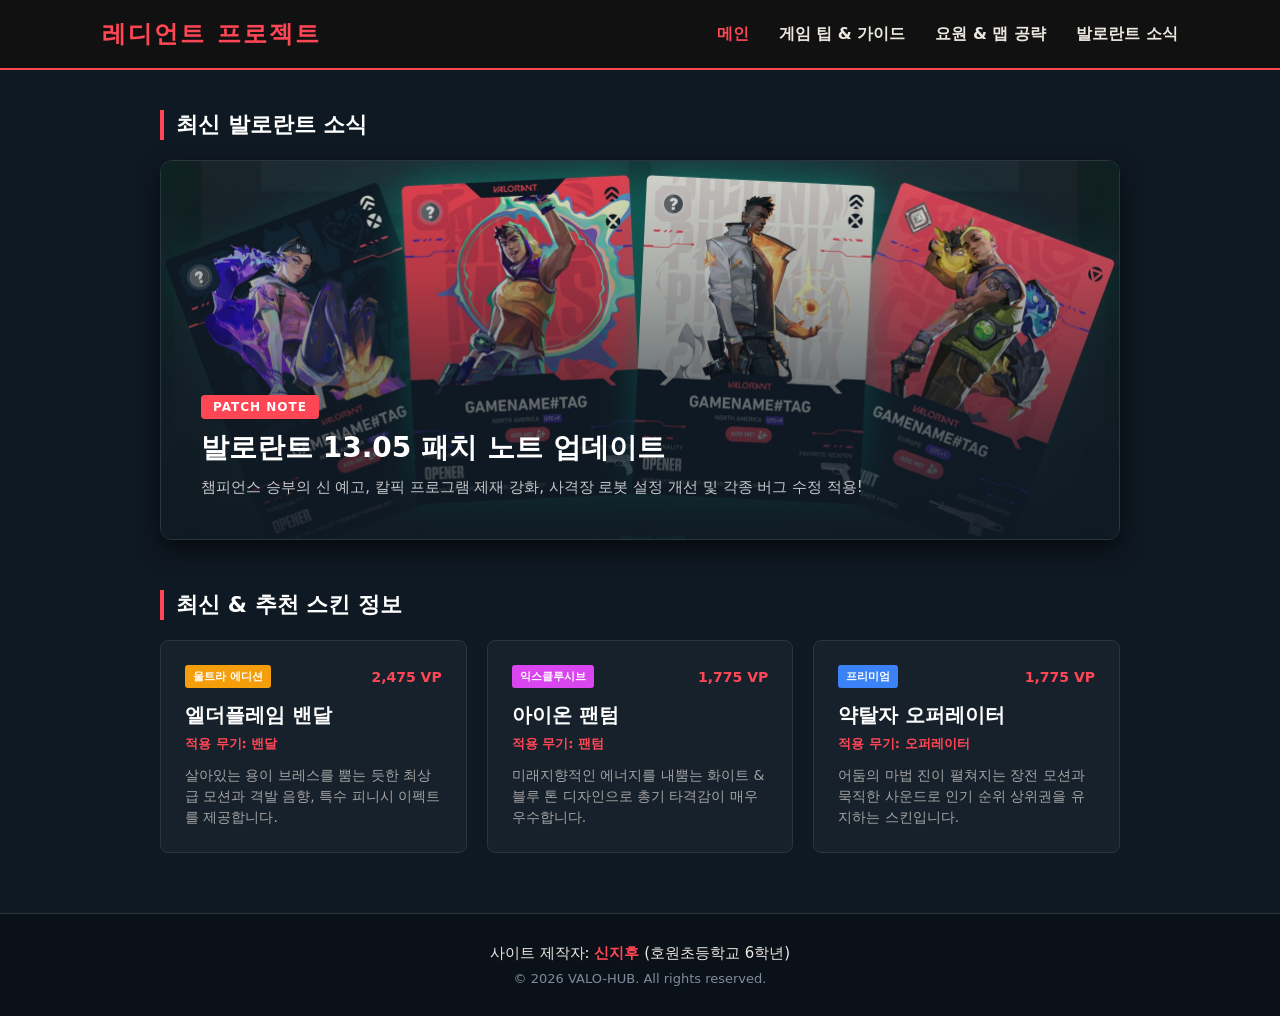
<file: index.html>
<!DOCTYPE html>
<html lang="ko">
<head>
  <meta charset="UTF-8">
  <meta name="viewport" content="width=device-width, initial-scale=1.0">
  <title>레디언트 프로젝트 | 발로란트 공략 & 소식</title>
  <link rel="stylesheet" href="style.css">
</head>
<body>

  <!-- 상단 가로 메뉴바 -->
  <header class="navbar">
    <div class="logo">레디언트 프로젝트</div>
    <nav>
      <ul class="nav-links">
        <li><a href="#" class="active">메인</a></li>
        <li><a href="tips.html">게임 팁 & 가이드</a></li>
        <li><a href="agents-maps.html">요원 & 맵 공략</a></li>
        <li><a href="news.html">발로란트 소식</a></li>
      </ul>
    </nav>
  </header>

  <!-- 메인 영역 -->
  <main class="container">
    
    <!-- 1. 최신 소식 슬라이더 -->
    <section class="slider-section">
      <h2 class="section-title">최신 발로란트 소식</h2>
      
      <div class="slider-container">
        <!-- 카드 1: 패치노트 -->
        <div class="slide active" style="background-image: url('img/패치노트.jpg');">
          <div class="overlay"></div>
          <div class="card-content">
            <span class="badge">PATCH NOTE</span>
            <h3>발로란트 13.05 패치 노트 업데이트</h3>
            <p>챔피언스 승부의 신 예고, 칼픽 프로그램 제재 강화, 사격장 로봇 설정 개선 및 각종 버그 수정 적용!</p>
          </div>
        </div>

        <!-- 카드 2: 챔피언스 상하이 -->
        <div class="slide" style="background-image: url('img/상하이.jpg');">
          <div class="overlay"></div>
          <div class="card-content">
            <span class="badge">ESPORTS & SKINS</span>
            <h3>2026 발로란트 챔피언스 상하이 개막</h3>
            <p>세계 최고 팀들의 뜨거운 대결! 한정판 챔피언스 스킨과 익스클루시브 번들 정보를 확인해 보세요.</p>
          </div>
        </div>

        <!-- 카드 3: 신규 맵 서밋 -->
        <div class="slide" style="background-image: url('img/서밋.jpg');">
          <div class="overlay"></div>
          <div class="card-content">
            <span class="badge">UPDATE</span>
            <h3>신규 맵 '서밋' & '탈환전' 모드</h3>
            <p>최신 맵 로테이션과 함께 새롭게 등장한 신규 맵 '서밋'과 빠른 스피드의 '탈환전' 모드를 만나보세요!</p>
          </div>
        </div>
      </div>
    </section>

    <!-- 2. 스킨 정보 섹션 (사진 없이 글로 구성) -->
    <section class="skins-section">
      <h2 class="section-title">최신 & 추천 스킨 정보</h2>
      
      <div class="skin-grid">
        <!-- 스킨 카드 1 -->
        <div class="skin-card">
          <div class="skin-header">
            <span class="skin-tier ultra">울트라 에디션</span>
            <span class="skin-price">2,475 VP</span>
          </div>
          <h3>엘더플레임 밴달</h3>
          <p class="skin-weapon">적용 무기: 밴달</p>
          <p class="skin-desc">살아있는 용이 브레스를 뿜는 듯한 최상급 모션과 격발 음향, 특수 피니시 이펙트를 제공합니다.</p>
        </div>

        <!-- 스킨 카드 2 -->
        <div class="skin-card">
          <div class="skin-header">
            <span class="skin-tier exclusive">익스클루시브</span>
            <span class="skin-price">1,775 VP</span>
          </div>
          <h3>아이온 팬텀</h3>
          <p class="skin-weapon">적용 무기: 팬텀</p>
          <p class="skin-desc">미래지향적인 에너지를 내뿜는 화이트 & 블루 톤 디자인으로 총기 타격감이 매우 우수합니다.</p>
        </div>

        <!-- 스킨 카드 3 -->
        <div class="skin-card">
          <div class="skin-header">
            <span class="skin-tier premium">프리미엄</span>
            <span class="skin-price">1,775 VP</span>
          </div>
          <h3>약탈자 오퍼레이터</h3>
          <p class="skin-weapon">적용 무기: 오퍼레이터</p>
          <p class="skin-desc">어둠의 마법 진이 펼쳐지는 장전 모션과 묵직한 사운드로 인기 순위 상위권을 유지하는 스킨입니다.</p>
        </div>
      </div>
    </section>

  </main>

  <!-- 하단 푸터 (제작자 정보) -->
  <footer class="footer">
    <div class="footer-content">
      <p class="creator-info">사이트 제작자: <strong>신지후</strong> (호원초등학교 6학년)</p>
      <p class="copyright">© 2026 VALO-HUB. All rights reserved.</p>
    </div>
  </footer>

  <script src="script.js"></script>
</body>
</html>
</file>
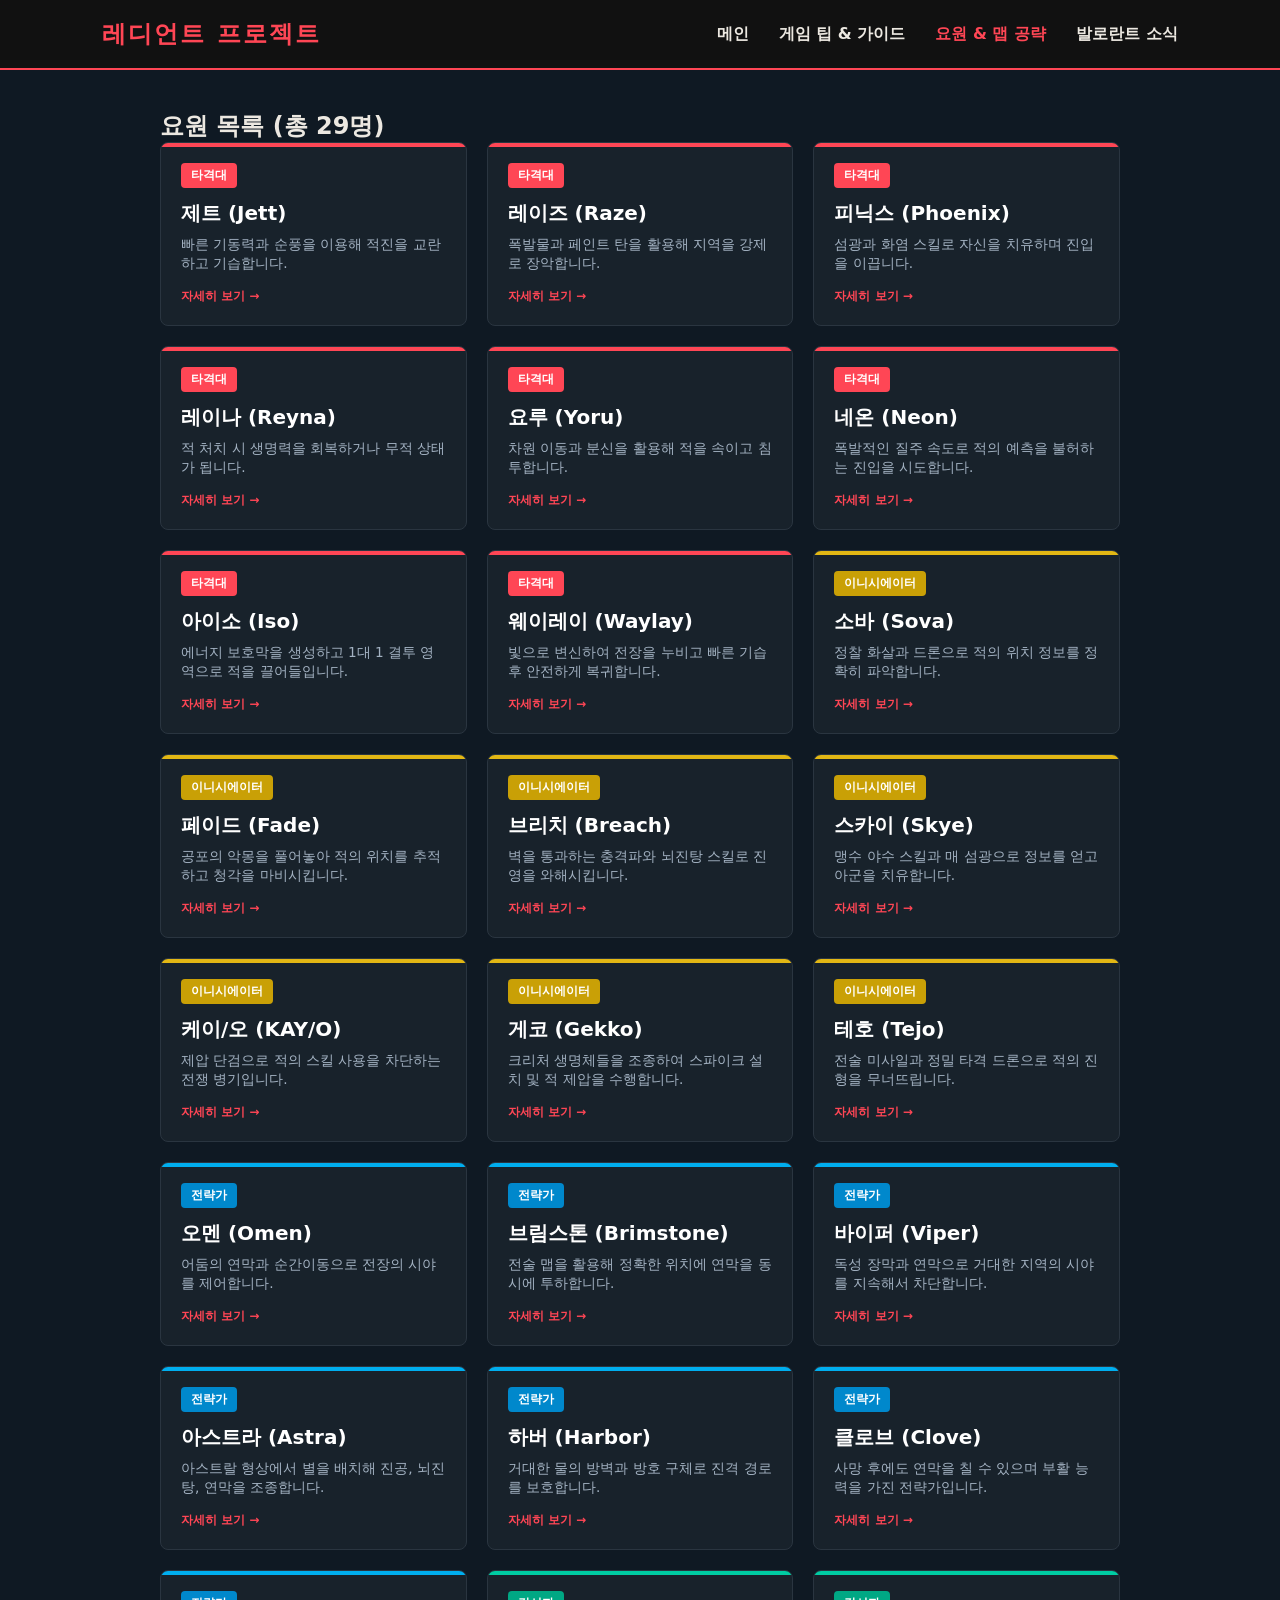
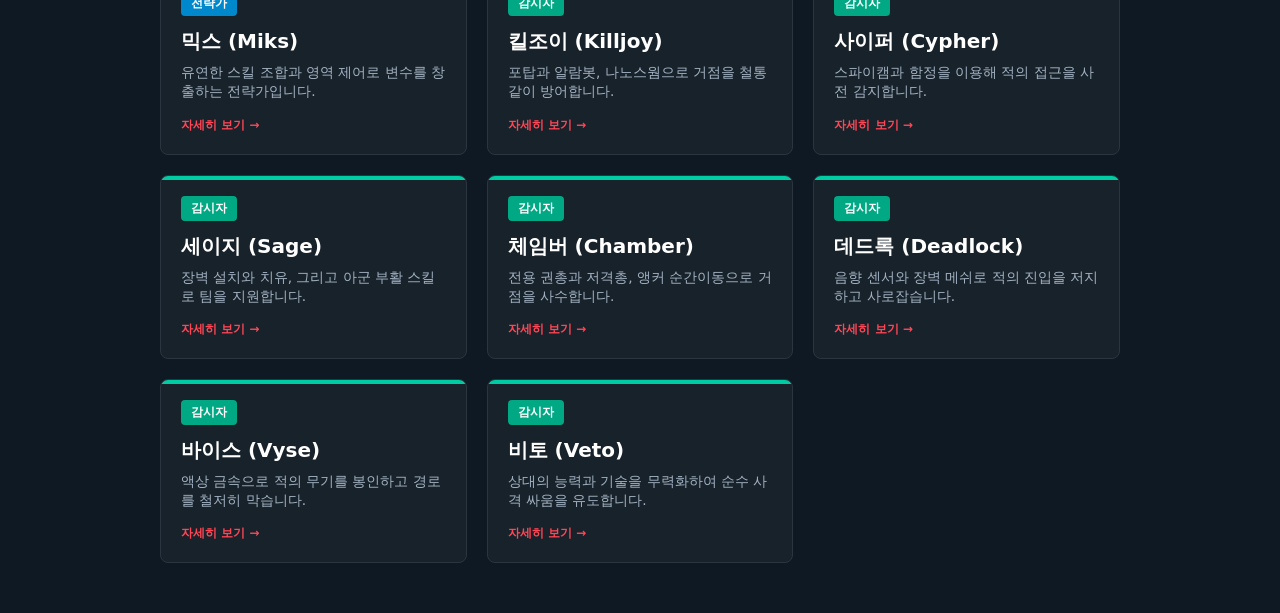
<file: agents-maps.html>
<!DOCTYPE html>
<html lang="ko">
<head>
  <meta charset="UTF-8">
  <meta name="viewport" content="width=device-width, initial-scale=1.0">
  <title>레디언트 프로젝트 | 요원 & 맵 공략</title>
  <link rel="stylesheet" href="style.css">
</head>
<body>

  <!-- 상단 가로 메뉴바 -->
  <header class="navbar">
    <div class="logo">레디언트 프로젝트</div>
    <nav>
      <ul class="nav-links">
        <li><a href="index.html">메인</a></li>
        <li><a href="tips.html">게임 팁 & 가이드</a></li>
        <li><a href="agents-maps.html" class="active">요원 & 맵 공략</a></li>
        <li><a href="news.html">발로란트 소식</a></li>
      </ul>
    </nav>
  </header>

  <main class="container">
    <section>
      <h2>요원 목록 (총 29명)</h2>
      <div class="agents-grid">
        <!-- 1. 제트 -->
        <div class="agent-card duelist" onclick="openAgentModal('jett')">
          <div class="agent-role duelist">타격대</div>
          <h3>제트 (Jett)</h3>
          <p>빠른 기동력과 순풍을 이용해 적진을 교란하고 기습합니다.</p>
          <span class="read-more">자세히 보기 &rarr;</span>
        </div>

        <!-- 2. 레이즈 -->
        <div class="agent-card duelist" onclick="openAgentModal('raze')">
          <div class="agent-role duelist">타격대</div>
          <h3>레이즈 (Raze)</h3>
          <p>폭발물과 페인트 탄을 활용해 지역을 강제로 장악합니다.</p>
          <span class="read-more">자세히 보기 &rarr;</span>
        </div>

        <!-- 3. 피닉스 -->
        <div class="agent-card duelist" onclick="openAgentModal('phoenix')">
          <div class="agent-role duelist">타격대</div>
          <h3>피닉스 (Phoenix)</h3>
          <p>섬광과 화염 스킬로 자신을 치유하며 진입을 이끕니다.</p>
          <span class="read-more">자세히 보기 &rarr;</span>
        </div>

        <!-- 4. 레이나 -->
        <div class="agent-card duelist" onclick="openAgentModal('reyna')">
          <div class="agent-role duelist">타격대</div>
          <h3>레이나 (Reyna)</h3>
          <p>적 처치 시 생명력을 회복하거나 무적 상태가 됩니다.</p>
          <span class="read-more">자세히 보기 &rarr;</span>
        </div>

        <!-- 5. 요루 -->
        <div class="agent-card duelist" onclick="openAgentModal('yoru')">
          <div class="agent-role duelist">타격대</div>
          <h3>요루 (Yoru)</h3>
          <p>차원 이동과 분신을 활용해 적을 속이고 침투합니다.</p>
          <span class="read-more">자세히 보기 &rarr;</span>
        </div>

        <!-- 6. 네온 -->
        <div class="agent-card duelist" onclick="openAgentModal('neon')">
          <div class="agent-role duelist">타격대</div>
          <h3>네온 (Neon)</h3>
          <p>폭발적인 질주 속도로 적의 예측을 불허하는 진입을 시도합니다.</p>
          <span class="read-more">자세히 보기 &rarr;</span>
        </div>

        <!-- 7. 아이소 -->
        <div class="agent-card duelist" onclick="openAgentModal('iso')">
          <div class="agent-role duelist">타격대</div>
          <h3>아이소 (Iso)</h3>
          <p>에너지 보호막을 생성하고 1대 1 결투 영역으로 적을 끌어들입니다.</p>
          <span class="read-more">자세히 보기 &rarr;</span>
        </div>

        <!-- 8. 웨이레이 -->
        <div class="agent-card duelist" onclick="openAgentModal('waylay')">
          <div class="agent-role duelist">타격대</div>
          <h3>웨이레이 (Waylay)</h3>
          <p>빛으로 변신하여 전장을 누비고 빠른 기습 후 안전하게 복귀합니다.</p>
          <span class="read-more">자세히 보기 &rarr;</span>
        </div>

        <!-- 9. 소바 -->
        <div class="agent-card initiator" onclick="openAgentModal('sova')">
          <div class="agent-role initiator">이니시에이터</div>
          <h3>소바 (Sova)</h3>
          <p>정찰 화살과 드론으로 적의 위치 정보를 정확히 파악합니다.</p>
          <span class="read-more">자세히 보기 &rarr;</span>
        </div>

        <!-- 10. 페이드 -->
        <div class="agent-card initiator" onclick="openAgentModal('fade')">
          <div class="agent-role initiator">이니시에이터</div>
          <h3>페이드 (Fade)</h3>
          <p>공포의 악몽을 풀어놓아 적의 위치를 추적하고 청각을 마비시킵니다.</p>
          <span class="read-more">자세히 보기 &rarr;</span>
        </div>

        <!-- 11. 브리치 -->
        <div class="agent-card initiator" onclick="openAgentModal('breach')">
          <div class="agent-role initiator">이니시에이터</div>
          <h3>브리치 (Breach)</h3>
          <p>벽을 통과하는 충격파와 뇌진탕 스킬로 진영을 와해시킵니다.</p>
          <span class="read-more">자세히 보기 &rarr;</span>
        </div>

        <!-- 12. 스카이 -->
        <div class="agent-card initiator" onclick="openAgentModal('skye')">
          <div class="agent-role initiator">이니시에이터</div>
          <h3>스카이 (Skye)</h3>
          <p>맹수 야수 스킬과 매 섬광으로 정보를 얻고 아군을 치유합니다.</p>
          <span class="read-more">자세히 보기 &rarr;</span>
        </div>

        <!-- 13. 케이/오 -->
        <div class="agent-card initiator" onclick="openAgentModal('kayo')">
          <div class="agent-role initiator">이니시에이터</div>
          <h3>케이/오 (KAY/O)</h3>
          <p>제압 단검으로 적의 스킬 사용을 차단하는 전쟁 병기입니다.</p>
          <span class="read-more">자세히 보기 &rarr;</span>
        </div>

        <!-- 14. 게코 -->
        <div class="agent-card initiator" onclick="openAgentModal('gekko')">
          <div class="agent-role initiator">이니시에이터</div>
          <h3>게코 (Gekko)</h3>
          <p>크리처 생명체들을 조종하여 스파이크 설치 및 적 제압을 수행합니다.</p>
          <span class="read-more">자세히 보기 &rarr;</span>
        </div>

        <!-- 15. 테호 -->
        <div class="agent-card initiator" onclick="openAgentModal('tejo')">
          <div class="agent-role initiator">이니시에이터</div>
          <h3>테호 (Tejo)</h3>
          <p>전술 미사일과 정밀 타격 드론으로 적의 진형을 무너뜨립니다.</p>
          <span class="read-more">자세히 보기 &rarr;</span>
        </div>

        <!-- 16. 오멘 -->
        <div class="agent-card controller" onclick="openAgentModal('omen')">
          <div class="agent-role controller">전략가</div>
          <h3>오멘 (Omen)</h3>
          <p>어둠의 연막과 순간이동으로 전장의 시야를 제어합니다.</p>
          <span class="read-more">자세히 보기 &rarr;</span>
        </div>

        <!-- 17. 브림스톤 -->
        <div class="agent-card controller" onclick="openAgentModal('brimstone')">
          <div class="agent-role controller">전략가</div>
          <h3>브림스톤 (Brimstone)</h3>
          <p>전술 맵을 활용해 정확한 위치에 연막을 동시에 투하합니다.</p>
          <span class="read-more">자세히 보기 &rarr;</span>
        </div>

        <!-- 18. 바이퍼 -->
        <div class="agent-card controller" onclick="openAgentModal('viper')">
          <div class="agent-role controller">전략가</div>
          <h3>바이퍼 (Viper)</h3>
          <p>독성 장막과 연막으로 거대한 지역의 시야를 지속해서 차단합니다.</p>
          <span class="read-more">자세히 보기 &rarr;</span>
        </div>

        <!-- 19. 아스트라 -->
        <div class="agent-card controller" onclick="openAgentModal('astra')">
          <div class="agent-role controller">전략가</div>
          <h3>아스트라 (Astra)</h3>
          <p>아스트랄 형상에서 별을 배치해 진공, 뇌진탕, 연막을 조종합니다.</p>
          <span class="read-more">자세히 보기 &rarr;</span>
        </div>

        <!-- 20. 하버 -->
        <div class="agent-card controller" onclick="openAgentModal('harbor')">
          <div class="agent-role controller">전략가</div>
          <h3>하버 (Harbor)</h3>
          <p>거대한 물의 방벽과 방호 구체로 진격 경로를 보호합니다.</p>
          <span class="read-more">자세히 보기 &rarr;</span>
        </div>

        <!-- 21. 클로브 -->
        <div class="agent-card controller" onclick="openAgentModal('clove')">
          <div class="agent-role controller">전략가</div>
          <h3>클로브 (Clove)</h3>
          <p>사망 후에도 연막을 칠 수 있으며 부활 능력을 가진 전략가입니다.</p>
          <span class="read-more">자세히 보기 &rarr;</span>
        </div>

        <!-- 22. 믹스 -->
        <div class="agent-card controller" onclick="openAgentModal('miks')">
          <div class="agent-role controller">전략가</div>
          <h3>믹스 (Miks)</h3>
          <p>유연한 스킬 조합과 영역 제어로 변수를 창출하는 전략가입니다.</p>
          <span class="read-more">자세히 보기 &rarr;</span>
        </div>

        <!-- 23. 킬조이 -->
        <div class="agent-card sentinel" onclick="openAgentModal('killjoy')">
          <div class="agent-role sentinel">감시자</div>
          <h3>킬조이 (Killjoy)</h3>
          <p>포탑과 알람봇, 나노스웜으로 거점을 철통같이 방어합니다.</p>
          <span class="read-more">자세히 보기 &rarr;</span>
        </div>

        <!-- 24. 사이퍼 -->
        <div class="agent-card sentinel" onclick="openAgentModal('cypher')">
          <div class="agent-role sentinel">감시자</div>
          <h3>사이퍼 (Cypher)</h3>
          <p>스파이캠과 함정을 이용해 적의 접근을 사전 감지합니다.</p>
          <span class="read-more">자세히 보기 &rarr;</span>
        </div>

        <!-- 25. 세이지 -->
        <div class="agent-card sentinel" onclick="openAgentModal('sage')">
          <div class="agent-role sentinel">감시자</div>
          <h3>세이지 (Sage)</h3>
          <p>장벽 설치와 치유, 그리고 아군 부활 스킬로 팀을 지원합니다.</p>
          <span class="read-more">자세히 보기 &rarr;</span>
        </div>

        <!-- 26. 체임버 -->
        <div class="agent-card sentinel" onclick="openAgentModal('chamber')">
          <div class="agent-role sentinel">감시자</div>
          <h3>체임버 (Chamber)</h3>
          <p>전용 권총과 저격총, 앵커 순간이동으로 거점을 사수합니다.</p>
          <span class="read-more">자세히 보기 &rarr;</span>
        </div>

        <!-- 27. 데드록 -->
        <div class="agent-card sentinel" onclick="openAgentModal('deadlock')">
          <div class="agent-role sentinel">감시자</div>
          <h3>데드록 (Deadlock)</h3>
          <p>음향 센서와 장벽 메쉬로 적의 진입을 저지하고 사로잡습니다.</p>
          <span class="read-more">자세히 보기 &rarr;</span>
        </div>

        <!-- 28. 바이스 -->
        <div class="agent-card sentinel" onclick="openAgentModal('vyse')">
          <div class="agent-role sentinel">감시자</div>
          <h3>바이스 (Vyse)</h3>
          <p>액상 금속으로 적의 무기를 봉인하고 경로를 철저히 막습니다.</p>
          <span class="read-more">자세히 보기 &rarr;</span>
        </div>

        <!-- 29. 비토 -->
        <div class="agent-card sentinel" onclick="openAgentModal('veto')">
          <div class="agent-role sentinel">감시자</div>
          <h3>비토 (Veto)</h3>
          <p>상대의 능력과 기술을 무력화하여 순수 사격 싸움을 유도합니다.</p>
          <span class="read-more">자세히 보기 &rarr;</span>
        </div>
      </div>
    </section>
  </main>

  <!-- 요원 모달 창 -->
  <div id="agentModal" class="modal">
    <div class="modal-content">
      <span class="close-btn" onclick="closeAgentModal()">&times;</span>
      <div id="modalHeader"></div>
      <h2 id="modalTitle"></h2>
      <div id="modalBody"></div>
    </div>
  </div>

  <script src="script.js"></script>
</body>
</html>
</file>
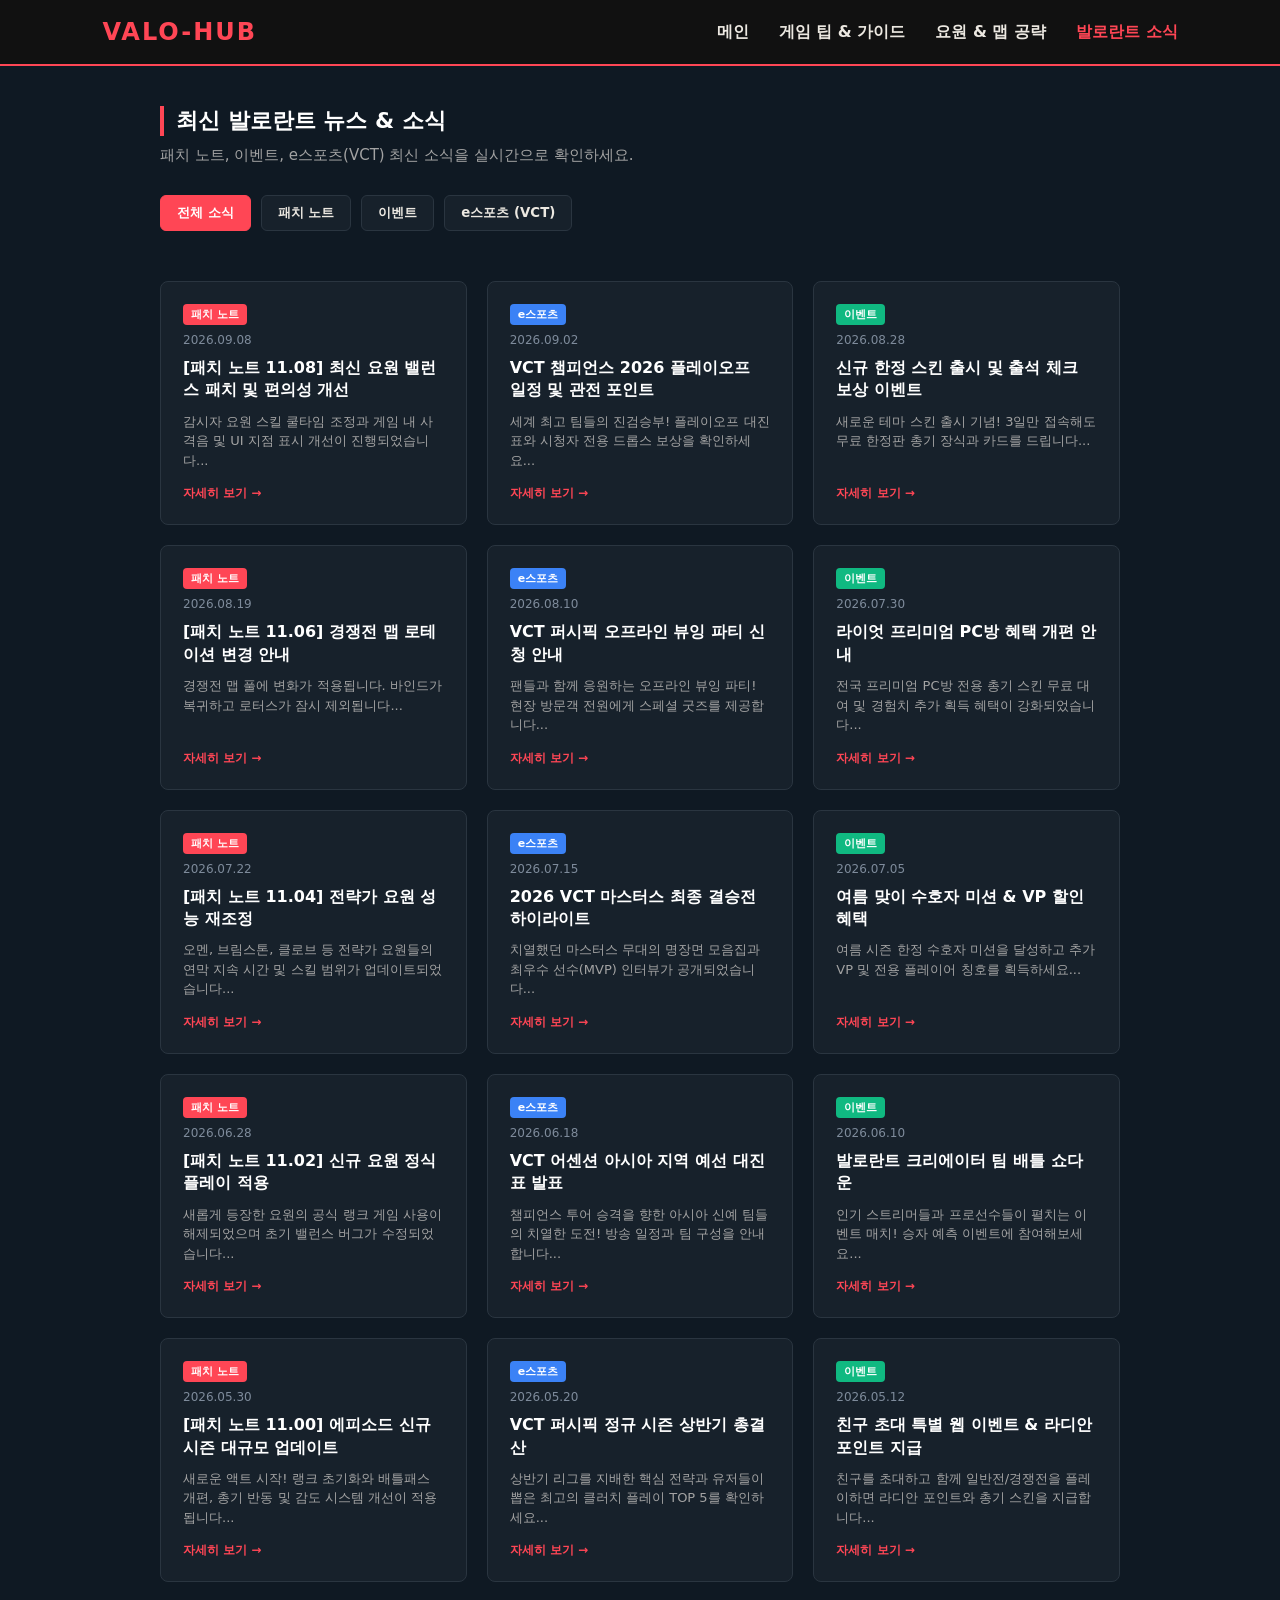
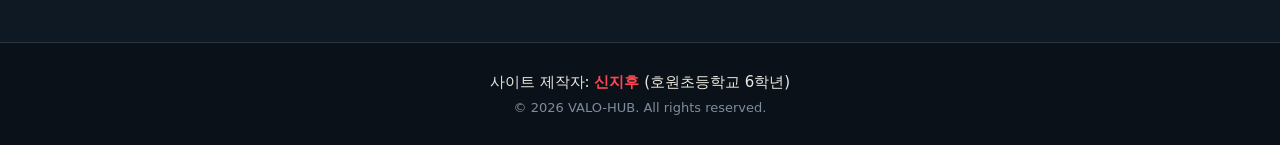
<file: news.html>
<!DOCTYPE html>
<html lang="ko">
<head>
  <meta charset="UTF-8">
  <meta name="viewport" content="width=device-width, initial-scale=1.0">
  <title>VALO-HUB | 발로란트 소식</title>
  <link rel="stylesheet" href="style.css">
</head>
<body>

  <!-- 상단 메뉴바 -->
  <header class="navbar">
    <div class="logo"><a href="index.html" style="text-decoration: none; color: inherit;">VALO-HUB</a></div>
    <nav>
      <ul class="nav-links">
        <li><a href="index.html">메인</a></li>
        <li><a href="tips.html">게임 팁 & 가이드</a></li>
        <li><a href="agents-maps.html">요원 & 맵 공략</a></li>
        <li><a href="news.html" class="active">발로란트 소식</a></li>
      </ul>
    </nav>
  </header>

  <!-- 메인 영역 -->
  <main class="container">
    <section class="news-section">
      <h2 class="section-title">최신 발로란트 뉴스 & 소식</h2>
      <p class="section-desc">패치 노트, 이벤트, e스포츠(VCT) 최신 소식을 실시간으로 확인하세요.</p>

      <!-- 카테고리 필터 버튼 -->
      <div class="news-controls">
        <div class="filter-buttons">
          <button class="filter-btn active" onclick="filterNews('all')">전체 소식</button>
          <button class="filter-btn" onclick="filterNews('patch')">패치 노트</button>
          <button class="filter-btn" onclick="filterNews('event')">이벤트</button>
          <button class="filter-btn" onclick="filterNews('esports')">e스포츠 (VCT)</button>
        </div>
      </div>

      <!-- 뉴스 카드 그리드 (15개) -->
      <div class="news-grid">

        <!-- 소식 1 -->
        <article class="news-card patch" onclick="openModal('patch1')">
          <div class="news-badge patch">패치 노트</div>
          <div class="news-date">2026.09.08</div>
          <h3>[패치 노트 11.08] 최신 요원 밸런스 패치 및 편의성 개선</h3>
          <p>감시자 요원 스킬 쿨타임 조정과 게임 내 사격음 및 UI 지점 표시 개선이 진행되었습니다...</p>
          <span class="read-more">자세히 보기 &rarr;</span>
        </article>

        <!-- 소식 2 -->
        <article class="news-card esports" onclick="openModal('esports1')">
          <div class="news-badge esports">e스포츠</div>
          <div class="news-date">2026.09.02</div>
          <h3>VCT 챔피언스 2026 플레이오프 일정 및 관전 포인트</h3>
          <p>세계 최고 팀들의 진검승부! 플레이오프 대진표와 시청자 전용 드롭스 보상을 확인하세요...</p>
          <span class="read-more">자세히 보기 &rarr;</span>
        </article>

        <!-- 소식 3 -->
        <article class="news-card event" onclick="openModal('event1')">
          <div class="news-badge event">이벤트</div>
          <div class="news-date">2026.08.28</div>
          <h3>신규 한정 스킨 출시 및 출석 체크 보상 이벤트</h3>
          <p>새로운 테마 스킨 출시 기념! 3일만 접속해도 무료 한정판 총기 장식과 카드를 드립니다...</p>
          <span class="read-more">자세히 보기 &rarr;</span>
        </article>

        <!-- 소식 4 -->
        <article class="news-card patch" onclick="openModal('patch2')">
          <div class="news-badge patch">패치 노트</div>
          <div class="news-date">2026.08.19</div>
          <h3>[패치 노트 11.06] 경쟁전 맵 로테이션 변경 안내</h3>
          <p>경쟁전 맵 풀에 변화가 적용됩니다. 바인드가 복귀하고 로터스가 잠시 제외됩니다...</p>
          <span class="read-more">자세히 보기 &rarr;</span>
        </article>

        <!-- 소식 5 -->
        <article class="news-card esports" onclick="openModal('esports2')">
          <div class="news-badge esports">e스포츠</div>
          <div class="news-date">2026.08.10</div>
          <h3>VCT 퍼시픽 오프라인 뷰잉 파티 신청 안내</h3>
          <p>팬들과 함께 응원하는 오프라인 뷰잉 파티! 현장 방문객 전원에게 스페셜 굿즈를 제공합니다...</p>
          <span class="read-more">자세히 보기 &rarr;</span>
        </article>

        <!-- 소식 6 -->
        <article class="news-card event" onclick="openModal('event2')">
          <div class="news-badge event">이벤트</div>
          <div class="news-date">2026.07.30</div>
          <h3>라이엇 프리미엄 PC방 혜택 개편 안내</h3>
          <p>전국 프리미엄 PC방 전용 총기 스킨 무료 대여 및 경험치 추가 획득 혜택이 강화되었습니다...</p>
          <span class="read-more">자세히 보기 &rarr;</span>
        </article>

        <!-- 소식 7 -->
        <article class="news-card patch" onclick="openModal('patch3')">
          <div class="news-badge patch">패치 노트</div>
          <div class="news-date">2026.07.22</div>
          <h3>[패치 노트 11.04] 전략가 요원 성능 재조정</h3>
          <p>오멘, 브림스톤, 클로브 등 전략가 요원들의 연막 지속 시간 및 스킬 범위가 업데이트되었습니다...</p>
          <span class="read-more">자세히 보기 &rarr;</span>
        </article>

        <!-- 소식 8 -->
        <article class="news-card esports" onclick="openModal('esports3')">
          <div class="news-badge esports">e스포츠</div>
          <div class="news-date">2026.07.15</div>
          <h3>2026 VCT 마스터스 최종 결승전 하이라이트</h3>
          <p>치열했던 마스터스 무대의 명장면 모음집과 최우수 선수(MVP) 인터뷰가 공개되었습니다...</p>
          <span class="read-more">자세히 보기 &rarr;</span>
        </article>

        <!-- 소식 9 -->
        <article class="news-card event" onclick="openModal('event3')">
          <div class="news-badge event">이벤트</div>
          <div class="news-date">2026.07.05</div>
          <h3>여름 맞이 수호자 미션 & VP 할인 혜택</h3>
          <p>여름 시즌 한정 수호자 미션을 달성하고 추가 VP 및 전용 플레이어 칭호를 획득하세요...</p>
          <span class="read-more">자세히 보기 &rarr;</span>
        </article>

        <!-- 소식 10 -->
        <article class="news-card patch" onclick="openModal('patch4')">
          <div class="news-badge patch">패치 노트</div>
          <div class="news-date">2026.06.28</div>
          <h3>[패치 노트 11.02] 신규 요원 정식 플레이 적용</h3>
          <p>새롭게 등장한 요원의 공식 랭크 게임 사용이 해제되었으며 초기 밸런스 버그가 수정되었습니다...</p>
          <span class="read-more">자세히 보기 &rarr;</span>
        </article>

        <!-- 소식 11 -->
        <article class="news-card esports" onclick="openModal('esports4')">
          <div class="news-badge esports">e스포츠</div>
          <div class="news-date">2026.06.18</div>
          <h3>VCT 어센션 아시아 지역 예선 대진표 발표</h3>
          <p>챔피언스 투어 승격을 향한 아시아 신예 팀들의 치열한 도전! 방송 일정과 팀 구성을 안내합니다...</p>
          <span class="read-more">자세히 보기 &rarr;</span>
        </article>

        <!-- 소식 12 -->
        <article class="news-card event" onclick="openModal('event4')">
          <div class="news-badge event">이벤트</div>
          <div class="news-date">2026.06.10</div>
          <h3>발로란트 크리에이터 팀 배틀 쇼다운</h3>
          <p>인기 스트리머들과 프로선수들이 펼치는 이벤트 매치! 승자 예측 이벤트에 참여해보세요...</p>
          <span class="read-more">자세히 보기 &rarr;</span>
        </article>

        <!-- 소식 13 -->
        <article class="news-card patch" onclick="openModal('patch5')">
          <div class="news-badge patch">패치 노트</div>
          <div class="news-date">2026.05.30</div>
          <h3>[패치 노트 11.00] 에피소드 신규 시즌 대규모 업데이트</h3>
          <p>새로운 액트 시작! 랭크 초기화와 배틀패스 개편, 총기 반동 및 감도 시스템 개선이 적용됩니다...</p>
          <span class="read-more">자세히 보기 &rarr;</span>
        </article>

        <!-- 소식 14 -->
        <article class="news-card esports" onclick="openModal('esports5')">
          <div class="news-badge esports">e스포츠</div>
          <div class="news-date">2026.05.20</div>
          <h3>VCT 퍼시픽 정규 시즌 상반기 총결산</h3>
          <p>상반기 리그를 지배한 핵심 전략과 유저들이 뽑은 최고의 클러치 플레이 TOP 5를 확인하세요...</p>
          <span class="read-more">자세히 보기 &rarr;</span>
        </article>

        <!-- 소식 15 -->
        <article class="news-card event" onclick="openModal('event5')">
          <div class="news-badge event">이벤트</div>
          <div class="news-date">2026.05.12</div>
          <h3>친구 초대 특별 웹 이벤트 & 라디안 포인트 지급</h3>
          <p>친구를 초대하고 함께 일반전/경쟁전을 플레이하면 라디안 포인트와 총기 스킨을 지급합니다...</p>
          <span class="read-more">자세히 보기 &rarr;</span>
        </article>

      </div>
    </section>
  </main>

  <!-- 뉴스 상세 모달 (팝업창) -->
  <div id="news-modal" class="modal">
    <div class="modal-content">
      <span class="close-btn" onclick="closeModal()">&times;</span>
      <div id="modal-badge" class="news-badge">카테고리</div>
      <div id="modal-date" class="news-date">날짜</div>
      <h2 id="modal-title">뉴스 제목</h2>
      <hr class="modal-divider">
      <div id="modal-body" class="modal-body-text">뉴스 상세 내용이 이곳에 표시됩니다.</div>
    </div>
  </div>

  <!-- 푸터 -->
  <footer class="footer">
    <div class="footer-content">
      <p class="creator-info">사이트 제작자: <strong>신지후</strong> (호원초등학교 6학년)</p>
      <p class="copyright">© 2026 VALO-HUB. All rights reserved.</p>
    </div>
  </footer>

  <script src="script.js"></script>
</body>
</html>
</file>
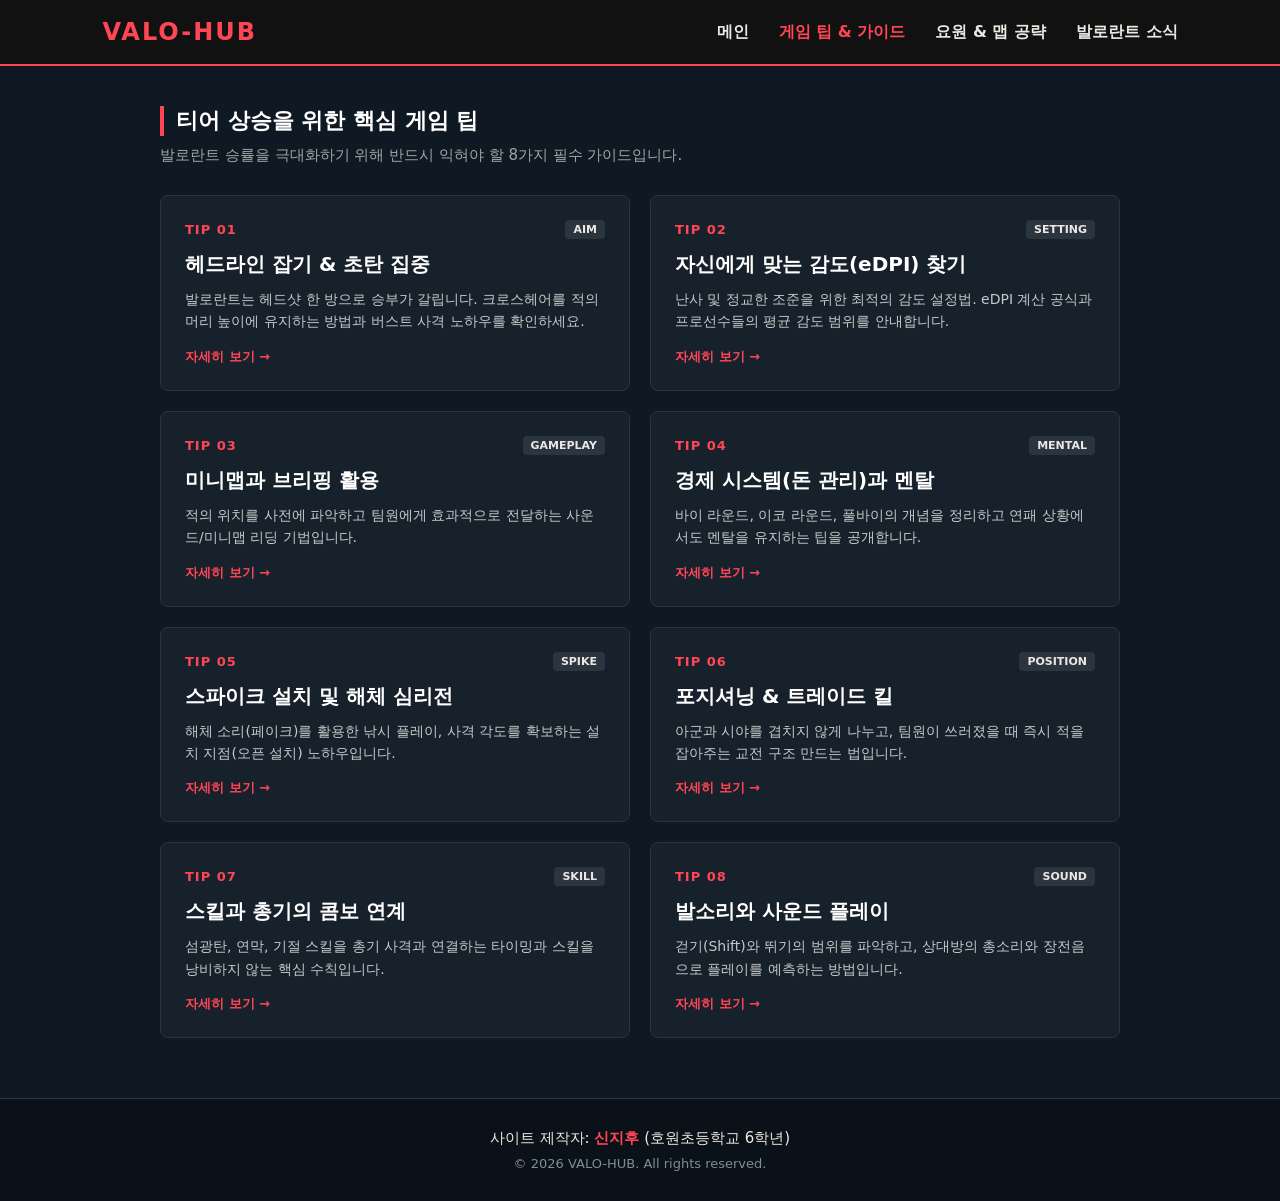
<file: tips.html>
<!DOCTYPE html>
<html lang="ko">
<head>
  <meta charset="UTF-8">
  <meta name="viewport" content="width=device-width, initial-scale=1.0">
  <title>VALO-HUB | 게임 팁 & 가이드</title>
  <link rel="stylesheet" href="style.css">
</head>
<body>

  <!-- 상단 가로 메뉴바 -->
  <header class="navbar">
    <div class="logo"><a href="index.html" style="text-decoration: none; color: inherit;">VALO-HUB</a></div>
    <nav>
      <ul class="nav-links">
        <li><a href="index.html">메인</a></li>
        <li><a href="tips.html" class="active">게임 팁 & 가이드</a></li>
        <li><a href="agents-maps.html">요원 & 맵 공략</a></li>
        <li><a href="news.html">발로란트 소식</a></li>
      </ul>
    </nav>
  </header>
 <!-- 나는 주석이야 그래서 아무렇게나 써도 코드에는 아무것도 반응하지 않아.  -->
  <!-- 메인 영역  -->
  <main class="container">
    <section class="tips-section">
      <h2 class="section-title">티어 상승을 위한 핵심 게임 팁</h2>
      <p class="section-desc">발로란트 승률을 극대화하기 위해 반드시 익혀야 할 8가지 필수 가이드입니다.</p>
      
      <div class="tips-grid">
        
        <!-- 팁 카드 1 -->
        <!-- tips.html 예시 -->
        <div class="tip-card" onclick="openTipModal('tip1')">
          <div class="tip-header">
            <span class="tip-number">TIP 01</span>
            <span class="tip-tag">AIM</span>
          </div>
          <h3>헤드라인 잡기 & 초탄 집중</h3>
          <p>발로란트는 헤드샷 한 방으로 승부가 갈립니다. 크로스헤어를 적의 머리 높이에 유지하는 방법과 버스트 사격 노하우를 확인하세요.</p>
          <span class="read-more">자세히 보기 &rarr;</span>
        </div>

        <!-- 팁 카드 2 -->
        <div class="tip-card" onclick="openTipModal('tip2')">
          <div class="tip-header">
            <span class="tip-number">TIP 02</span>
            <span class="tip-tag">SETTING</span>
          </div>
          <h3>자신에게 맞는 감도(eDPI) 찾기</h3>
          <p>난사 및 정교한 조준을 위한 최적의 감도 설정법. eDPI 계산 공식과 프로선수들의 평균 감도 범위를 안내합니다.</p>
          <span class="read-more">자세히 보기 &rarr;</span>
        </div>

        <!-- 팁 카드 3 -->
        <div class="tip-card" onclick="openTipModal('tip3')">
          <div class="tip-header">
            <span class="tip-number">TIP 03</span>
            <span class="tip-tag">GAMEPLAY</span>
          </div>
          <h3>미니맵과 브리핑 활용</h3>
          <p>적의 위치를 사전에 파악하고 팀원에게 효과적으로 전달하는 사운드/미니맵 리딩 기법입니다.</p>
          <span class="read-more">자세히 보기 &rarr;</span>
        </div>

        <!-- 팁 카드 4 -->
        <div class="tip-card" onclick="openTipModal('tip4')">
          <div class="tip-header">
            <span class="tip-number">TIP 04</span>
            <span class="tip-tag">MENTAL</span>
          </div>
          <h3>경제 시스템(돈 관리)과 멘탈</h3>
          <p>바이 라운드, 이코 라운드, 풀바이의 개념을 정리하고 연패 상황에서도 멘탈을 유지하는 팁을 공개합니다.</p>
          <span class="read-more">자세히 보기 &rarr;</span>
        </div>

        <!-- 팁 카드 5 (신규) -->
        <div class="tip-card" onclick="openTipModal('tip5')">
          <div class="tip-header">
            <span class="tip-number">TIP 05</span>
            <span class="tip-tag">SPIKE</span>
          </div>
          <h3>스파이크 설치 및 해체 심리전</h3>
          <p>해체 소리(페이크)를 활용한 낚시 플레이, 사격 각도를 확보하는 설치 지점(오픈 설치) 노하우입니다.</p>
          <span class="read-more">자세히 보기 &rarr;</span>
        </div>

        <!-- 팁 카드 6 (신규) -->
        <div class="tip-card" onclick="openTipModal('tip6')">
          <div class="tip-header">
            <span class="tip-number">TIP 06</span>
            <span class="tip-tag">POSITION</span>
          </div>
          <h3>포지셔닝 & 트레이드 킬</h3>
          <p>아군과 시야를 겹치지 않게 나누고, 팀원이 쓰러졌을 때 즉시 적을 잡아주는 교전 구조 만드는 법입니다.</p>
          <span class="read-more">자세히 보기 &rarr;</span>
        </div>

        <!-- 팁 카드 7 (신규) -->
        <div class="tip-card" onclick="openTipModal('tip7')">
          <div class="tip-header">
            <span class="tip-number">TIP 07</span>
            <span class="tip-tag">SKILL</span>
          </div>
          <h3>스킬과 총기의 콤보 연계</h3>
          <p>섬광탄, 연막, 기절 스킬을 총기 사격과 연결하는 타이밍과 스킬을 낭비하지 않는 핵심 수칙입니다.</p>
          <span class="read-more">자세히 보기 &rarr;</span>
        </div>

        <!-- 팁 카드 8 (신규) -->
        <div class="tip-card" onclick="openTipModal('tip8')">
          <div class="tip-header">
            <span class="tip-number">TIP 08</span>
            <span class="tip-tag">SOUND</span>
          </div>
          <h3>발소리와 사운드 플레이</h3>
          <p>걷기(Shift)와 뛰기의 범위를 파악하고, 상대방의 총소리와 장전음으로 플레이를 예측하는 방법입니다.</p>
          <span class="read-more">자세히 보기 &rarr;</span>
        </div>

      </div>
    </section>
  </main>

  <!-- 팁 상세 설명 모달 (팝업창) -->
  <div id="tip-modal" class="modal">
    <div class="modal-content">
      <span class="close-btn" onclick="closeTipModal()">&times;</span>
      <div id="modal-tip-number" class="tip-number">TIP 01</div>
      <h2 id="modal-tip-title">팁 제목</h2>
      <hr class="modal-divider">
      <div id="modal-tip-body" class="modal-body-text">상세 내용이 여기에 들어갑니다.</div>
    </div>
  </div>

  <!-- 하단 푸터 -->
  <footer class="footer">
    <div class="footer-content">
      <p class="creator-info">사이트 제작자: <strong>신지후</strong> (호원초등학교 6학년)</p>
      <p class="copyright">© 2026 VALO-HUB. All rights reserved.</p>
    </div>
  </footer>

  <script src="script.js"></script>
</body>
</html>
<!-- 팝업 모달 창 (이 부분이 있어야 자세히 보기가 작동합니다) -->
  <div id="agentModal" class="modal">
    <div class="modal-content">
      <span class="close-btn" onclick="closeAgentModal()">&times;</span>
      <div id="modalHeader"></div>
      <h2 id="modalTitle"></h2>
      <div id="modalBody"></div>
    </div>
  </div>

  <script src="script.js"></script>
</body>
</html>
</file>
<file: style.css>
/* ==========================================
   1. 기본 배경 및 글꼴 설정
   ========================================== */
* {
  margin: 0;
  padding: 0;
  box-sizing: border-box;
  font-family: 'Pretendard', -apple-system, BlinkMacSystemFont, system-ui, Roboto, sans-serif;
}

body {
  background-color: #0f1923; /* 발로란트 다크 배경색 */
  color: #ece8e1;
}

/* ==========================================
   2. 상단 가로 메뉴바 (Header Navigation)
   ========================================== */
.navbar {
  display: flex;
  justify-content: space-between;
  align-items: center;
  background-color: #111111;
  padding: 18px 8%;
  border-bottom: 2px solid #ff4655; /* 발로란트 레드 포인트 */
}

.logo {
  font-size: 24px;
  font-weight: 800;
  color: #ff4655;
  letter-spacing: 2px;
}

.nav-links {
  display: flex;
  list-style: none;
  gap: 30px;
}

.nav-links a {
  color: #ece8e1;
  text-decoration: none;
  font-size: 16px;
  font-weight: 600;
  transition: color 0.3s ease;
}

.nav-links a:hover,
.nav-links a.active {
  color: #ff4655;
}

/* ==========================================
   3. 메인 컨텐츠 영역
   ========================================== */
.container {
  max-width: 1000px;
  margin: 40px auto;
  padding: 0 20px;
}

.section-title {
  font-size: 22px;
  font-weight: 700;
  margin-bottom: 20px;
  border-left: 4px solid #ff4655;
  padding-left: 12px;
  color: #ffffff;
}

/* ==========================================
   4. 카드 슬라이더 (최신 소식)
   ========================================== */
.slider-section {
  margin-bottom: 50px;
}

.slider-container {
  position: relative;
  width: 100%;
  height: 380px;
  overflow: hidden;
  border-radius: 12px;
  box-shadow: 0 10px 25px rgba(0, 0, 0, 0.6);
  border: 1px solid #2a3540;
}

.slide {
  position: absolute;
  top: 0;
  left: 0;
  width: 100%;
  height: 100%;
  background-size: cover;
  background-position: center;
  display: flex;
  align-items: flex-end;
  padding: 40px;
  opacity: 0;
  transition: opacity 0.8s ease-in-out;
}

.slide.active {
  opacity: 1;
}

.overlay {
  position: absolute;
  top: 0;
  left: 0;
  width: 100%;
  height: 100%;
  background: linear-gradient(to top, rgba(15, 25, 35, 0.95) 0%, rgba(15, 25, 35, 0.3) 70%, rgba(15, 25, 35, 0.1) 100%);
  z-index: 1;
}

.card-content {
  position: relative;
  z-index: 2;
  max-width: 800px;
}

.badge {
  background-color: #ff4655;
  color: #ffffff;
  font-size: 12px;
  font-weight: 700;
  padding: 5px 12px;
  border-radius: 4px;
  display: inline-block;
  margin-bottom: 12px;
  letter-spacing: 1px;
}

.card-content h3 {
  font-size: 28px;
  font-weight: 800;
  margin-bottom: 10px;
  color: #ffffff;
  line-height: 1.2;
}

.card-content p {
  color: #c7c8c9;
  font-size: 15px;
  line-height: 1.6;
}

/* ==========================================
   5. 스킨 정보 섹션 (텍스트 중심 카드)
   ========================================== */
.skin-grid {
  display: grid;
  grid-template-columns: repeat(auto-fit, minmax(280px, 1fr));
  gap: 20px;
}

.skin-card {
  background-color: #17212b;
  border: 1px solid #2a3540;
  border-radius: 8px;
  padding: 24px;
  transition: transform 0.3s ease, border-color 0.3s ease;
}

.skin-card:hover {
  transform: translateY(-5px);
  border-color: #ff4655;
}

.skin-header {
  display: flex;
  justify-content: space-between;
  align-items: center;
  margin-bottom: 14px;
}

.skin-tier {
  font-size: 11px;
  font-weight: 700;
  padding: 4px 8px;
  border-radius: 3px;
  color: #fff;
}

/* 스킨 등급별 색상 */
.skin-tier.ultra { background-color: #f59e0b; }
.skin-tier.exclusive { background-color: #d946ef; }
.skin-tier.premium { background-color: #3b82f6; }

.skin-price {
  font-size: 14px;
  font-weight: 700;
  color: #ff4655;
}

.skin-card h3 {
  font-size: 20px;
  color: #ffffff;
  margin-bottom: 6px;
}

.skin-weapon {
  font-size: 13px;
  color: #ff4655;
  font-weight: 600;
  margin-bottom: 12px;
}

.skin-desc {
  font-size: 14px;
  color: #a3a3a3;
  line-height: 1.5;
}

/* ==========================================
   6. 하단 푸터 (Footer)
   ========================================== */
.footer {
  background-color: #0b1118;
  border-top: 1px solid #2a3540;
  padding: 30px 20px;
  margin-top: 60px;
  text-align: center;
}

.footer-content {
  max-width: 1000px;
  margin: 0 auto;
}

.creator-info {
  font-size: 15px;
  color: #ece8e1;
  margin-bottom: 8px;
}

.creator-info strong {
  color: #ff4655;
}

.copyright {
  font-size: 13px;
  color: #7e8c9b;
}
/* ==========================================
   7. 게임 팁 & 가이드 페이지 전용 스타일
   ========================================== */
.section-desc {
  color: #a3a3a3;
  font-size: 15px;
  margin-top: -10px;
  margin-bottom: 30px;
}

.tips-grid {
  display: grid;
  grid-template-columns: repeat(auto-fit, minmax(450px, 1fr)); /* 화면이 넓으면 2열, 좁으면 1열 */
  gap: 20px;
}

.tip-card {
  background-color: #17212b;
  border: 1px solid #2a3540;
  border-radius: 8px;
  padding: 24px;
  transition: transform 0.3s ease, border-color 0.3s ease;
}

.tip-card:hover {
  transform: translateY(-5px);
  border-color: #ff4655;
}

.tip-header {
  display: flex;
  justify-content: space-between;
  align-items: center;
  margin-bottom: 12px;
}

.tip-number {
  font-size: 13px;
  font-weight: 800;
  color: #ff4655;
  letter-spacing: 1px;
}

.tip-tag {
  background-color: #2a3540;
  color: #ece8e1;
  font-size: 11px;
  font-weight: 700;
  padding: 3px 8px;
  border-radius: 4px;
}

.tip-card h3 {
  font-size: 20px;
  color: #ffffff;
  margin-bottom: 10px;
}

.tip-card p {
  font-size: 14px;
  color: #c7c8c9;
  line-height: 1.6;
}

/* 모바일 화면 대응 */
@media (max-width: 600px) {
  .tips-grid {
    grid-template-columns: 1fr;
  }
}
/* ==========================================
   8. 요원 & 맵 공략 페이지 전용 스타일
   ========================================== */
  
.filter-buttons {
  display: flex;
  gap: 10px;
  margin-bottom: 25px;
  flex-wrap: wrap;
}

.filter-btn {
  background-color: #17212b;
  color: #ece8e1;
  border: 1px solid #2a3540;
  padding: 8px 16px;
  border-radius: 6px;
  font-weight: 600;
  cursor: pointer;
  transition: all 0.2s ease;
}

.filter-btn:hover,
.filter-btn.active {
  background-color: #ff4655;
  border-color: #ff4655;
  color: #ffffff;
}

/* 요원 그리드 시스템 */
.agents-grid, .agent-grid {
  display: grid;
  grid-template-columns: repeat(auto-fill, minmax(240px, 1fr));
  gap: 20px;
  margin-bottom: 50px;
}

/* 요원 카드 기본 디자인 */
.agent-card {
  background-color: #18222b;
  border: 1px solid #2a3540;
  border-radius: 8px;
  padding: 20px;
  cursor: pointer;
  transition: transform 0.2s ease, box-shadow 0.2s ease;
  position: relative;
  overflow: hidden;
  display: flex;
  flex-direction: column;
}

/* 카드 상단 포인트 테두리 선 */
.agent-card::before {
  content: '';
  position: absolute;
  top: 0;
  left: 0;
  width: 100%;
  height: 4px;
}

.agent-card.duelist::before { background-color: #ff4655; }
.agent-card.initiator::before { background-color: #e2b714; }
.agent-card.controller::before { background-color: #00aeef; }
.agent-card.sentinel::before { background-color: #00cca3; }

.agent-card:hover {
  transform: translateY(-5px);
  box-shadow: 0 8px 20px rgba(0, 0, 0, 0.5);
  border-color: #ff4655;
}

/* 요원 카드 상단 헤더 영역 */
.agent-header {
  display: flex;
  align-items: center;
  gap: 10px;
  margin-bottom: 10px;
}

/* 선명한 작은 네모 역할군 뱃지 */
.agent-role {
  display: inline-block;
  font-size: 0.75rem;
  font-weight: 800;
  padding: 4px 10px;
  border-radius: 4px;
  margin-bottom: 12px;
  width: fit-content;
  color: #ffffff;
}

.agent-role.duelist { background-color: #ff4655; }
.agent-role.initiator { background-color: #c9a006; }
.agent-role.controller { background-color: #0088cc; }
.agent-role.sentinel { background-color: #00a884; }

.agent-card h3 {
  font-size: 1.25rem;
  color: #ffffff;
  margin-bottom: 8px;
}

.agent-card p {
  font-size: 0.85rem;
  color: #a3b2c2;
  margin-bottom: 15px;
  line-height: 1.4;
  flex-grow: 1;
}

/* 맵 그리드 & 카드 스타일 */
.maps-grid, .map-grid {
  display: grid;
  grid-template-columns: repeat(auto-fill, minmax(240px, 1fr));
  gap: 20px;
}

.map-card {
  background-color: #18222b;
  border: 1px solid #2a3540;
  border-radius: 8px;
  padding: 20px;
}

.map-card h3 {
  font-size: 1.2rem;
  color: #ffffff;
  margin-bottom: 10px;
  border-bottom: 1px solid #2a3540;
  padding-bottom: 8px;
}

.map-card p {
  font-size: 0.85rem;
  color: #a3b2c2;
  margin-bottom: 8px;
  line-height: 1.5;
}

.map-card strong {
  color: #ffffff;
}

html {
  scroll-behavior: smooth;
}

/* ==========================================
   9. 발로란트 소식 페이지 전용 스타일
   ========================================== */
.news-controls {
  display: flex;
  justify-content: space-between;
  align-items: center;
  flex-wrap: wrap;
  gap: 15px;
  margin-bottom: 25px;
}




.news-grid {
  display: grid;
  grid-template-columns: repeat(auto-fit, minmax(320px, 1fr));
  gap: 20px;
  margin-bottom: 50px;
}

.news-card {
  background-color: #17212b;
  border: 1px solid #2a3540;
  border-radius: 8px;
  padding: 22px;
  cursor: pointer;
  transition: transform 0.2s ease, border-color 0.2s ease;
  display: flex;
  flex-direction: column;
}

.news-card:hover {
  transform: translateY(-5px);
  border-color: #ff4655;
}

.news-badge {
  display: inline-block;
  align-self: flex-start;
  font-size: 11px;
  font-weight: 700;
  padding: 3px 8px;
  border-radius: 4px;
  color: #ffffff;
  margin-bottom: 8px;
}

.news-badge.patch { background-color: #ff4655; }
.news-badge.esports { background-color: #3b82f6; }
.news-badge.event { background-color: #10b981; }

.news-date {
  font-size: 12px;
  color: #7e8b9b;
  margin-bottom: 10px;
}

.news-card h3 {
  font-size: 17px;
  color: #ffffff;
  margin-bottom: 10px;
  line-height: 1.4;
}

.news-card p {
  font-size: 13px;
  color: #a3a3a3;
  line-height: 1.6;
  flex-grow: 1;
  margin-bottom: 15px;
}

.read-more {
  font-size: 12px;
  font-weight: 700;
  color: #ff4655;
}

/* 모달 (팝업창) 스타일 */
.modal {
  display: none;
  position: fixed;
  z-index: 1000;
  left: 0;
  top: 0;
  width: 100%;
  height: 100%;
  background-color: rgba(0, 0, 0, 0.75);
  backdrop-filter: blur(4px);
  justify-content: center;
  align-items: center;
}

.modal-content {
  background-color: #17212b;
  border: 1px solid #2a3540;
  border-radius: 10px;
  padding: 30px;
  width: 90%;
  max-width: 600px;
  position: relative;
  box-shadow: 0 10px 25px rgba(0, 0, 0, 0.5);
}

.close-btn {
  position: absolute;
  top: 15px;
  right: 20px;
  font-size: 28px;
  color: #7e8b9b;
  cursor: pointer;
  transition: color 0.2s ease;
}

.close-btn:hover {
  color: #ff4655;
}

.modal-divider {
  border: 0;
  height: 1px;
  background-color: #2a3540;
  margin: 15px 0;
}

.modal-body-text {
  color: #ece8e1;
  font-size: 14px;
  line-height: 1.7;
}

@media (max-width: 600px) {
  .news-controls {
    flex-direction: column;
    align-items: stretch;
  }
  .search-box input {
    width: 100%;
  }
}

/* ==========================================
   10. 요원 역할군 설명 상자 스타일
   ========================================== */
.role-guide-box {
  background-color: #111a24;
  border: 1px solid #2a3540;
  border-radius: 8px;
  padding: 18px 20px;
  margin-bottom: 25px;
  display: flex;
  flex-direction: column;
  gap: 12px;
}

.role-info {
  display: flex;
  align-items: center;
  gap: 12px;
}

.role-info p {
  font-size: 13px;
  color: #c7c8c9;
  line-height: 1.4;
}

.role-info p strong {
  color: #ffffff;
}

@media (max-width: 600px) {
  .role-info {
    flex-direction: column;
    align-items: flex-start;
    gap: 6px;
  }
}
/* ==========================================
   11. 게임 팁 모달 & 카드 스타일 추가
   ========================================== */
.tip-card {
  cursor: pointer; /* 마우스를 올리면 손가락 모양 표시 */
}

.tip-card .read-more {
  display: inline-block;
  margin-top: 15px;
  font-size: 13px;
  font-weight: 700;
  color: #ff4655;
  transition: transform 0.2s ease;
}

.tip-card:hover .read-more {
  transform: translateX(5px);
}
/* ==========================================
   소식 카드 & 모달 팝업 이미지 스타일
   ========================================== */
.news-grid {
  display: grid;
  grid-template-columns: repeat(auto-fit, minmax(300px, 1fr));
  gap: 20px;
  margin-bottom: 50px;
}

.news-card {
  background-color: #17212b;
  border: 1px solid #2a3540;
  border-radius: 8px;
  overflow: hidden;
  cursor: pointer;
  display: flex;
  flex-direction: column;
  transition: transform 0.2s ease, border-color 0.2s ease, box-shadow 0.2s ease;
}

.news-card:hover {
  transform: translateY(-5px);
  border-color: #ff4655;
  box-shadow: 0 8px 20px rgba(255, 70, 85, 0.2);
}

.card-img-box {
  width: 100%;
  height: 160px;
  overflow: hidden;
}

.card-img-box img {
  width: 100%;
  height: 100%;
  object-fit: cover;
  transition: transform 0.3s ease;
}

.news-card:hover .card-img-box img {
  transform: scale(1.05);
}

.card-body-box {
  padding: 20px;
  display: flex;
  flex-direction: column;
  flex-grow: 1;
}

.news-badge {
  display: inline-block;
  align-self: flex-start;
  font-size: 11px;
  font-weight: 700;
  padding: 3px 8px;
  border-radius: 4px;
  color: #ffffff;
  margin-bottom: 8px;
}

.news-badge.patch { background-color: #ff4655; }
.news-badge.esports { background-color: #3b82f6; }
.news-badge.event { background-color: #10b981; }

.news-date {
  font-size: 12px;
  color: #7e8b9b;
  margin-bottom: 10px;
}

.news-card h3 {
  font-size: 16px;
  color: #ffffff;
  margin-bottom: 10px;
  line-height: 1.4;
}

.news-card p {
  font-size: 13px;
  color: #a3a3a3;
  line-height: 1.5;
  flex-grow: 1;
  margin-bottom: 15px;
}

.read-more {
  font-size: 12px;
  font-weight: 700;
  color: #ff4655;
}

/* 모달 (팝업창) 스타일 */
.modal {
  display: none;
  position: fixed;
  z-index: 1000;
  left: 0;
  top: 0;
  width: 100%;
  height: 100%;
  background-color: rgba(0, 0, 0, 0.8);
  backdrop-filter: blur(4px);
  justify-content: center;
  align-items: center;
}

.modal-content {
  background-color: #17212b;
  border: 1px solid #2a3540;
  border-radius: 10px;
  padding: 25px;
  width: 90%;
  max-width: 550px;
  max-height: 85vh;
  overflow-y: auto;
  position: relative;
  box-shadow: 0 10px 25px rgba(0, 0, 0, 0.6);
}

.modal-img-box {
  width: 100%;
  height: 200px;
  border-radius: 6px;
  overflow: hidden;
  margin-bottom: 15px;
}

.modal-img-box img {
  width: 100%;
  height: 100%;
  object-fit: cover;
}

.close-btn {
  position: absolute;
  top: 15px;
  right: 20px;
  font-size: 30px;
  color: #ffffff;
  cursor: pointer;
  z-index: 10;
}

.close-btn:hover {
  color: #ff4655;
}

.modal-divider {
  border: 0;
  height: 1px;
  background-color: #2a3540;
  margin: 15px 0;
}

.modal-body-text {
  color: #ece8e1;
  font-size: 14px;
  line-height: 1.7;
}
/* ==========================================
   모달 (팝업창) 정중앙배치 보정 스타일
   ========================================== */
.modal {
  display: none;
  position: fixed;
  top: 0;
  left: 0;
  width: 100vw;
  height: 100vh;
  background-color: rgba(0, 0, 0, 0.75);
  backdrop-filter: blur(5px);
  z-index: 9999;
  
  /* 화면 정중앙 정렬 속성 */
  justify-content: center;
  align-items: center;
}

.modal-content {
  background-color: #17212b;
  border: 1px solid #ff4655;
  border-radius: 12px;
  padding: 30px;
  width: 90%;
  max-width: 520px;
  max-height: 80vh;
  overflow-y: auto;
  position: relative;
  box-shadow: 0 10px 30px rgba(0, 0, 0, 0.8);
  margin: 0 !important; /* 이전의 위치 치우침(margin) 초기화 */
}
</file>
